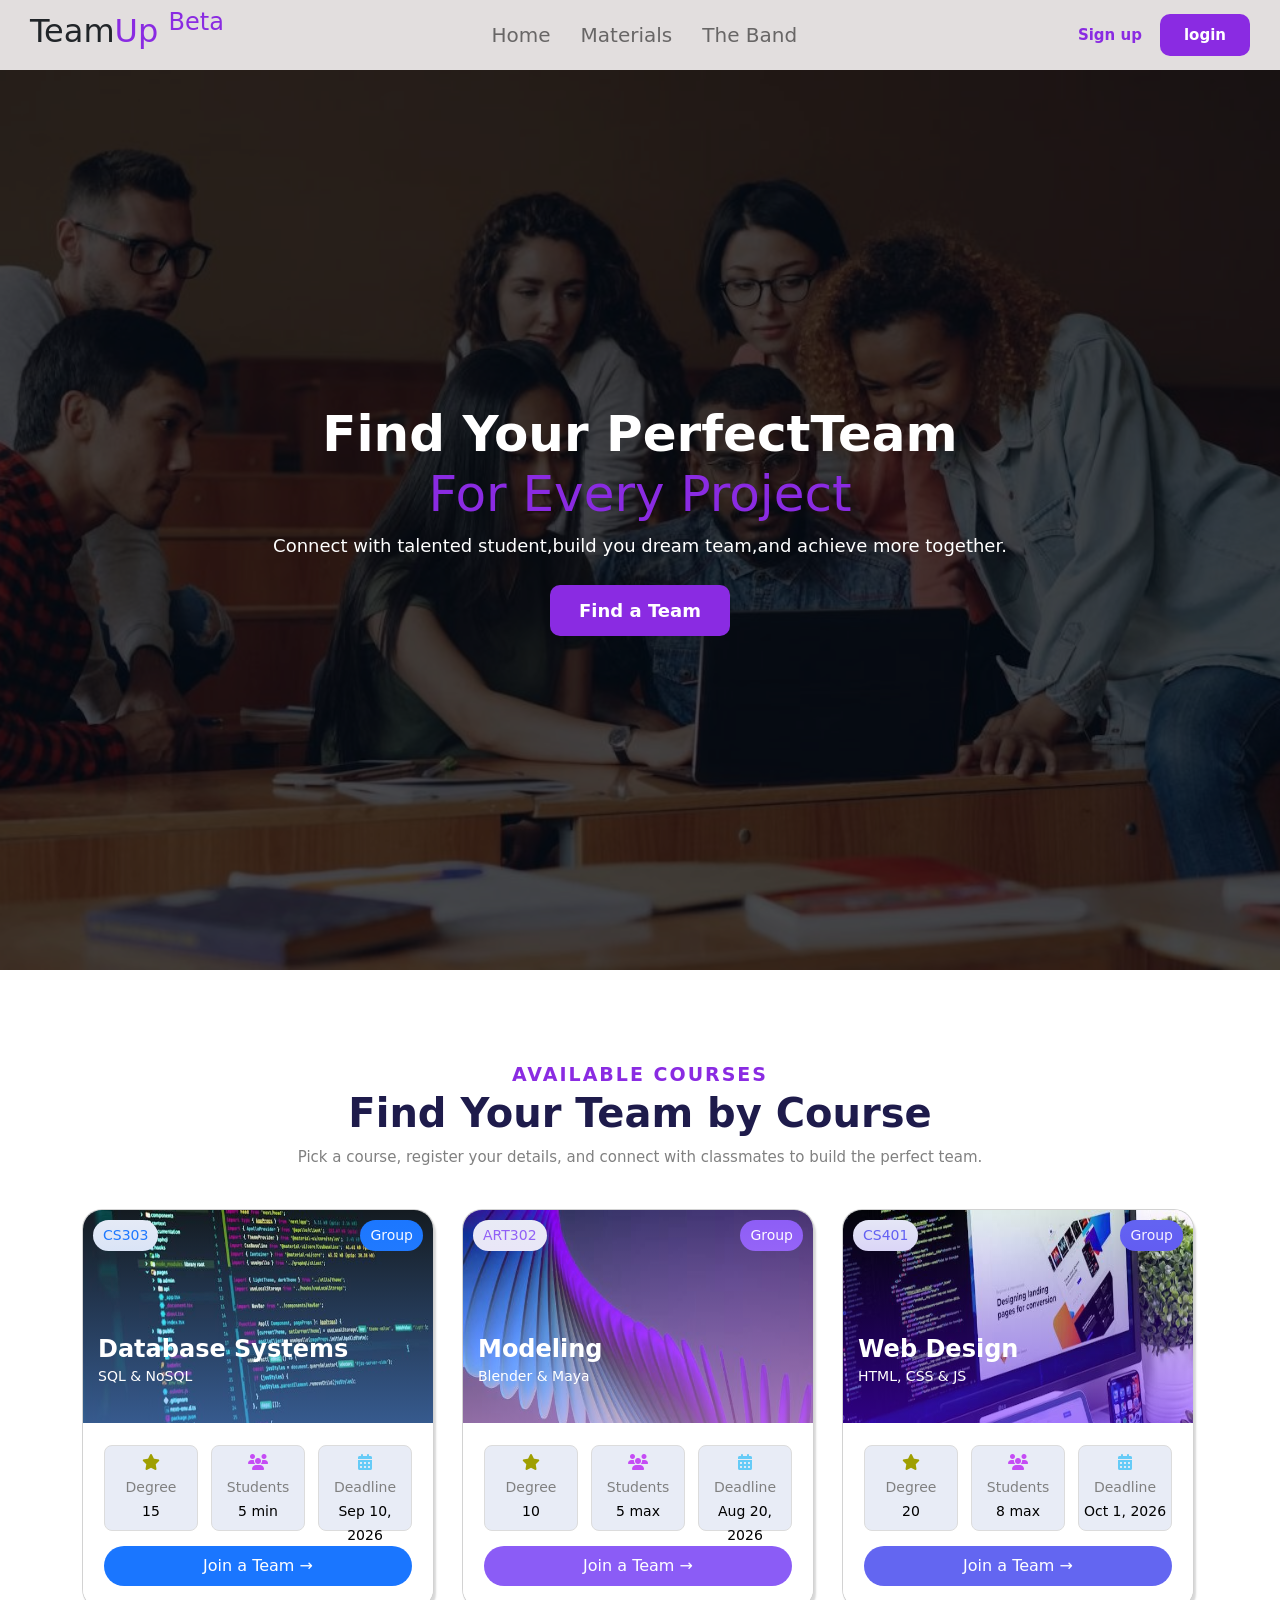
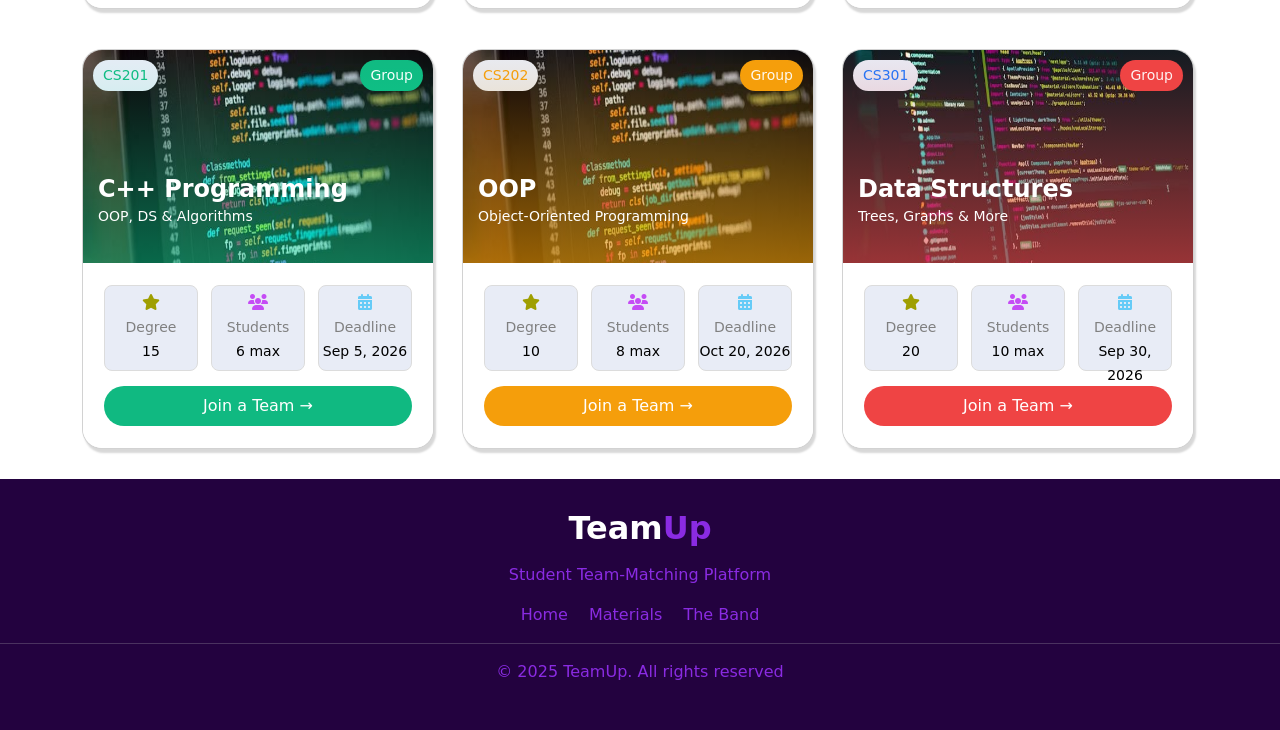
<file: index.html>
<!DOCTYPE html>
<html lang="en">
<head>
    <meta charset="UTF-8">
    <meta name="viewport" content="width=device-width, initial-scale=1.0">
    <title>Document</title>
    <link href="https://cdn.jsdelivr.net/npm/bootstrap@5.3.8/dist/css/bootstrap.min.css" rel="stylesheet" integrity="sha384-sRIl4kxILFvY47J16cr9ZwB07vP4J8+LH7qKQnuqkuIAvNWLzeN8tE5YBujZqJLB" crossorigin="anonymous">
        <link rel="stylesheet" href="https://cdnjs.cloudflare.com/ajax/libs/font-awesome/6.7.2/css/all.min.css">
    <link rel="stylesheet" href="https://cdn.jsdelivr.net/npm/bootstrap-icons@1.13.1/font/bootstrap-icons.min.css">
    <link rel="stylesheet" href="CSS/cards.css">
    <link rel="stylesheet" href="CSS/style.css">
</head>
<body>

<header class="d-md-flex d-none" >
    <h2>Team<span class="primery-color">Up</span> <sup>Beta</sup></h2>

    <nav>
        <a href="#">Home</a>
        <a href="#">Materials</a>
        <a href="#">The Band</a>
    </nav>
<div>
   <a href="login-page.html" class="text-decoration-none"> <button class="sign">Sign up</button></a>
  <a href="shahd.html" class="text-decoration-none">  <button>login</button></a>
    </div>
</header> 
<!--  -->
<div class="header d-md-none d-flex justify-content-between">
    
    <h2>Team<span class="primery-color">Up</span><sup>Beta</sup></h2>
    <button class="btn  " type="button" data-bs-toggle="offcanvas" data-bs-target="#offcanvasScrolling" aria-controls="offcanvasScrolling"><i class="bi bi-list fs-2"></i></button>

<div class="offcanvas offcanvas-end" data-bs-scroll="true" data-bs-backdrop="false" tabindex="-1" id="offcanvasScrolling" aria-labelledby="offcanvasScrollingLabel">
  <div class="offcanvas-header">
    <button type="button" class="btn-close" data-bs-dismiss="offcanvas" aria-label="Close"></button>
  </div>
  <div class="offcanvas-body">
     <nav class="d-flex flex-column">
        <a href="index.html">Home</a>
        <a href="#">Materials</a>
        <a href="#">The Band</a>
        <a href="login-page.html" class="log">Sign in</a>
        <a href="shahd.html" class="log">Login</a>
    </nav>

  </div>
</div>
</div>
<!--  -->
<section class="home">
    <div class="overlay"></div>
    <div class="content">
        <h1>
<div class="line1 text-white" >Find Your PerfectTeam</div>
<div class="line2">For Every Project</div>

        </h1>
        <p>
            Connect with talented student,build you dream team,and achieve more together.
        </p>
       <a href="#card" class="text-decoration-none"> <button class="find">Find a Team</button></a>
    </div>
</section>
<!--  -->
 <div class="container">
        <div class="top">
            <span class=" fw-bold">Available Courses</span>
            <h1 class="fw-bold">Find Your Team by Course</h1>
            <small>Pick a course, register your details, and connect with classmates to build the perfect team.</small>
        </div>
         <div class="row " id="card">
            <div class="col">
                <div class="card dbCard" >
                    <div class="img-box">
                        <img src="../images/photo_2026-07-22_12-17-12.jpg" alt="...">
                        <div>
                            <p>Database Systems</p>
                            <small>SQL & NoSQL</small>
                        </div>
                        <span class="dept">CS303</span>
                        <span class="team"> Group</span>
                    </div>
                    <div class="card-body">
                        <div class="d-flex dataBase">
                            <div>
                                <!-- <span>⭐</span> -->
                                <i class="fa-solid fa-star star"></i><br>
                                <small>Degree</small><br>
                                <small class="bold">15</small><br>
                            </div>
                            <div>
                                <i class="fa-solid fa-users user"></i><br>
                                <small>Students</small><br>
                                <small class="bold">5 min</small><br>
                            </div>
                            <div>
                                <i class="fa-solid fa-calendar-days calender"></i><br>
                                <small>Deadline</small><br>
                                <small class="bold">Sep 10, 2026</small><br>
                            </div>
                        </div>
                        <button type="button" class="btn btn-primary"
        data-bs-toggle="modal"
        data-bs-target="#exampleModal">Join a Team →</button>
        <!--  -->
        <div class="modal fade" id="exampleModal" tabindex="-1" aria-hidden="true">
  <div class="modal-dialog modal-dialog-centered ">
    <div class="modal-content">
         <div class="ttop w-100 px-3">
        <p class="id-courss">CS303 </p>
        <h3 class="modal-title fw-bold">Database Systems</h3>
        <p>Enter your details to join a team for this course</p>
      </div>
      <div class="modal-body w-100">
      <div class="form w-100">
        <form action="" class="w-100">
            <div class="name">
            <label for="name">👤Full Name</label>
            <br>
            <input id="name" type="text" placeholder="enter your full name" class="w-100" required>
            </div>
            <div class="phone">
            <label for=" phone">📱Phone Number</label>
            <br>
            <input id="phone" type="text" placeholder="01xxxxxxxxx" class="w-100" required>
            </div>
            <div class="id">
            <label for=" s-id">🎓Student ID</label>
            <br>
            <input id="s-id" type="text" placeholder="e.g 2024123"class="w-100" required>
            </div>
            <div class="n-id">
            <label for=" n-id">🪪National ID</label>
            <br>
            <input id="n-id" type="text" placeholder="Enter your national id" class="w-100" required>
            </div>
            <div class="selec w-100">
              <label for="sel">📊How far are you in this course?</label>
              <select name="" id="sel" class="w-100">
                <option value="">Select your current level</option>
                <option value="">Just started (Week 1-3)</option>
                <option value=""> Halfway through (Week 4-8)</option>
                <option value=""> Almost done (Week 9-12)</option>
                <option value="">Final stage submission soon</option>
              </select>
            </div>
            <input type="submit" value="Join a Team" class="submit btn-primary w-100 bbb mt-2">
        </form>
      </div>
      </div>
    </div>
  </div>
</div>
                    </div>
                </div>
            </div>

            <div class="col">
                <div class="card ModelCard" >
                    <div class="img-box modeling-img-box modeling">
                        <img src="../images/photo_2026-07-22_12-16-55.jpg" alt="...">
                        <div>
                            <p>Modeling</p>
                            <small>Blender & Maya</small>
                        </div>
                        <span class="dept">ART302</span>
                        <span class="team"> Group</span>
                    </div>
                    <div class="card-body modeling">
                        <div class="d-flex modeling">
                            <div>
                                <i class="fa-solid fa-star star"></i><br>
                                <small>Degree</small><br>
                                <small class="bold">10</small><br>
                            </div>
                            <div>
                                <i class="fa-solid fa-users user"></i><br>
                                <small>Students</small><br>
                                <small class="bold">5 max</small><br>
                            </div>
                            <div>
                                <i class="fa-solid fa-calendar-days calender"></i><br>
                                <small>Deadline</small><br>
                                <small class="bold">Aug 20, 2026</small><br>
                            </div>
                        </div>
                        <button type="button" class="btn btn-primary"
        data-bs-toggle="modal"
        data-bs-target="#exampleModal2">Join a Team →</button>
        <!--  -->
           <div class="modal fade" id="exampleModal2" tabindex="-1" aria-hidden="true">
  <div class="modal-dialog modal-dialog-centered ">
    <div class="modal-content">
         <div class="ttop w-100 px-3">
        <p class="id-courss">ART302 </p>
        <h3 class="modal-title fw-bold">Modeling</h3>
        <p>Enter your details to join a team for this course</p>
      </div>
      <div class="modal-body w-100">
      <div class="form w-100">
        <form action="" class="w-100">
            <div class="name">
            <label for="name">👤Full Name</label>
            <br>
            <input id="name" type="text" placeholder="enter your full name" class="w-100" required>
            </div>
            <div class="phone">
            <label for=" phone">📱Phone Number</label>
            <br>
            <input id="phone" type="text" placeholder="01xxxxxxxxx" class="w-100" required>
            </div>
            <div class="id">
            <label for=" s-id">🎓Student ID</label>
            <br>
            <input id="s-id" type="text" placeholder="e.g 2024123"class="w-100" required>
            </div>
            <div class="n-id">
            <label for=" n-id">🪪National ID</label>
            <br>
            <input id="n-id" type="text" placeholder="Enter your national id" class="w-100" required>
            </div>
            <div class="selec w-100">
              <label for="sel">📊How far are you in this course?</label>
              <select name="" id="sel" class="w-100">
                <option value="">Select your current level</option>
                <option value="">Just started (Week 1-3)</option>
                <option value=""> Halfway through (Week 4-8)</option>
                <option value=""> Almost done (Week 9-12)</option>
                <option value="">Final stage submission soon</option>
              </select>
            </div>
                <input type="submit" value="Join a Team" class="submit btn-primary w-100 bbb mt-2">
        </form>
      </div>
      </div>
    </div>
  </div>
</div>
        <!--  -->
                    </div>
                </div>
            </div>
            <div class="col
            ">
                <div class="card webCard" >
                    <div class="img-box web-img-box web">
                        <img src="../images/photo_2026-07-22_12-17-16.jpg" alt="...">
                        <div>
                            <p>Web Design</p>
                            <small>HTML, CSS & JS</small>
                        </div>
                        <span class="dept">CS401</span>
                        <span class="team"> Group</span>
                    </div>
                    <div class="card-body web">
                        <div class="d-flex web">
                            <div>
                                <i class="fa-solid fa-star star"></i><br>
                                <small>Degree</small><br>
                                <small class="bold">20</small><br>
                            </div>
                            <div>
                                <i class="fa-solid fa-users user"></i><br>
                                <small>Students</small><br>
                                <small class="bold">8 max</small><br>
                            </div>
                            <div>
                                <i class="fa-solid fa-calendar-days calender"></i><br>
                                <small>Deadline</small><br>
                                <small class="bold">Oct 1, 2026</small><br>
                            </div>
                        </div>
                        <button type="button" class="btn btn-primary"
        data-bs-toggle="modal"
        data-bs-target="#exampleModal3">Join a Team →</button>
           <div class="modal fade" id="exampleModal3" tabindex="-1" aria-hidden="true">
  <div class="modal-dialog modal-dialog-centered ">
    <div class="modal-content">
         <div class="ttop w-100 px-3">
        <p class="id-courss">CS401 </p>
        <h3 class="modal-title fw-bold">Web Design</h3>
        <p>Enter your details to join a team for this course</p>
      </div>
      <div class="modal-body w-100">
      <div class="form w-100">
        <form action="" class="w-100">
            <div class="name">
            <label for="name">👤Full Name</label>
            <br>
            <input id="name" type="text" placeholder="enter your full name" class="w-100" required>
            </div>
            <div class="phone">
            <label for=" phone">📱Phone Number</label>
            <br>
            <input id="phone" type="text" placeholder="01xxxxxxxxx" class="w-100" required>
            </div>
            <div class="id">
            <label for=" s-id">🎓Student ID</label>
            <br>
            <input id="s-id" type="text" placeholder="e.g 2024123"class="w-100" required>
            </div>
            <div class="n-id">
            <label for=" n-id">🪪National ID</label>
            <br>
            <input id="n-id" type="text" placeholder="Enter your national id" class="w-100" required>
            </div>
            <div class="selec w-100">
              <label for="sel">📊How far are you in this course?</label>
              <select name="" id="sel" class="w-100">
                <option value="">Select your current level</option>
                <option value="">Just started (Week 1-3)</option>
                <option value=""> Halfway through (Week 4-8)</option>
                <option value=""> Almost done (Week 9-12)</option>
                <option value="">Final stage submission soon</option>
              </select>
            </div>
             <input type="submit" value="Join a Team" class="submit btn-primary w-100 bbb mt-2">
        </form>
      </div>
      </div>
    </div>
  </div>
</div>
        
                    </div>

                </div>
            </div>
            <!-- --------------------------- -->

            <div class="col
            ">
                <div class="card cCard" >
                    <div class="img-box C-img-box c">
                        <img src="../images/photo_2026-07-22_12-16-47.jpg" alt="...">
                        <div>
                            <p>C++ Programming</p>
                            <small>OOP, DS & Algorithms</small>
                        </div>
                        <span class="dept">CS201</span>
                        <span class="team"> Group</span>
                    </div>
                    <div class="card-body c">
                        <div class="d-flex C++ c">
                            <div>
                                <i class="fa-solid fa-star star"></i><br>
                                <small>Degree</small><br>
                                <small class="bold">15</small><br>
                            </div>
                            <div>
                                <i class="fa-solid fa-users user"></i><br>
                                <small>Students</small><br>
                                <small class="bold">6 max</small><br>
                            </div>
                            <div>
                                <i class="fa-solid fa-calendar-days calender"></i><br>
                                <small>Deadline</small><br>
                                <small class="bold">Sep 5, 2026</small><br>
                            </div>
                        </div>
                        <button type="button" class="btn btn-primary"
        data-bs-toggle="modal"
        data-bs-target="#exampleModal5">Join a Team →</button>
                           <div class="modal fade" id="exampleModal5" tabindex="-1" aria-hidden="true">
  <div class="modal-dialog modal-dialog-centered ">
    <div class="modal-content">
         <div class="ttop w-100 px-3">
        <p class="id-courss">CS201</p>
        <h3 class="modal-title fw-bold">C++ Programming</h3>
        <p>Enter your details to join a team for this course</p>
      </div>
      <div class="modal-body w-100">
      <div class="form w-100">
        <form action="" class="w-100">
            <div class="name">
            <label for="name">👤Full Name</label>
            <br>
            <input id="name" type="text" placeholder="enter your full name" class="w-100" required>
            </div>
            <div class="phone">
            <label for=" phone">📱Phone Number</label>
            <br>
            <input id="phone" type="text" placeholder="01xxxxxxxxx" class="w-100" required>
            </div>
            <div class="id">
            <label for=" s-id">🎓Student ID</label>
            <br>
            <input id="s-id" type="text" placeholder="e.g 2024123"class="w-100" required>
            </div>
            <div class="n-id">
            <label for=" n-id">🪪National ID</label>
            <br>
            <input id="n-id" type="text" placeholder="Enter your national id" class="w-100" required>
            </div>
            <div class="selec w-100">
              <label for="sel">📊How far are you in this course?</label>
              <select name="" id="sel" class="w-100">
                <option value="">Select your current level</option>
                <option value="">Just started (Week 1-3)</option>
                <option value=""> Halfway through (Week 4-8)</option>
                <option value=""> Almost done (Week 9-12)</option>
                <option value="">Final stage submission soon</option>
              </select>
            </div>
         <input type="submit" value="Join a Team" class="submit btn-primary w-100 bbb mt-2">
        </form>
      </div>
      </div>
    </div>
  </div>
</div>
                    </div>

                </div>
            </div>

            <div class="col
            ">
                <div class="card oopCard" >
                    <div class="img-box oop-img-box OOP">
                        <img src="../images/photo_2026-07-22_12-17-07.jpg" alt="...">
                        <div>
                            <p>OOP</p>
                            <small>Object-Oriented Programming</small>
                        </div>
                        <span class="dept">CS202</span>
                        <span class="team"> Group</span>
                    </div>
                    <div class="card-body OOP">
                        <div class="d-flex OOP">
                            <div>
                                <i class="fa-solid fa-star star"></i><br>
                                <small>Degree</small><br>
                                <small class="bold">10</small><br>
                            </div>
                            <div>
                                <i class="fa-solid fa-users user"></i><br>
                                <small>Students</small><br>
                                <small class="bold">8 max</small><br>
                            </div>
                            <div>
                                <i class="fa-solid fa-calendar-days calender"></i><br>
                                <small>Deadline</small><br>
                                <small class="bold">Oct 20, 2026</small><br>
                            </div>
                        </div>
                        <button type="button" class="btn btn-primary"
        data-bs-toggle="modal"
        data-bs-target="#exampleModal6">Join a Team →</button>
                           <div class="modal fade" id="exampleModal6" tabindex="-1" aria-hidden="true">
  <div class="modal-dialog modal-dialog-centered ">
    <div class="modal-content">
         <div class="ttop w-100 px-3">
        <p class="id-courss">CS202</p>
        <h3 class="modal-title fw-bold">Object-Oriented Programming</h3>
        <p>Enter your details to join a team for this course</p>
      </div>
      <div class="modal-body w-100">
      <div class="form w-100">
        <form action="" class="w-100">
            <div class="name">
            <label for="name">👤Full Name</label>
            <br>
            <input id="name" type="text" placeholder="enter your full name" class="w-100" required>
            </div>
            <div class="phone">
            <label for=" phone">📱Phone Number</label>
            <br>
            <input id="phone" type="text" placeholder="01xxxxxxxxx" class="w-100" required>
            </div>
            <div class="id">
            <label for=" s-id">🎓Student ID</label>
            <br>
            <input id="s-id" type="text" placeholder="e.g 2024123"class="w-100" required>
            </div>
            <div class="n-id">
            <label for=" n-id">🪪National ID</label>
            <br>
            <input id="n-id" type="text" placeholder="Enter your national id" class="w-100" required>
            </div>
            <div class="selec w-100">
              <label for="sel">📊How far are you in this course?</label>
              <select name="" id="sel" class="w-100">
                <option value="">Select your current level</option>
                <option value="">Just started (Week 1-3)</option>
                <option value=""> Halfway through (Week 4-8)</option>
                <option value=""> Almost done (Week 9-12)</option>
                <option value="">Final stage submission soon</option>
              </select>
            </div>
                    <input type="submit" value="Join a Team" class="submit btn-primary w-100 bbb mt-2">
        </form>
      </div>
      </div>
    </div>
  </div>
</div>
                    </div>

                </div>
            </div>

            <div class="col
            ">
                <div class="card dsCard" >
                    <div class="img-box  ds-img-box ds">
                        <img src="../images/photo_2026-07-22_12-17-12.jpg" alt="...">
                        <div>
                            <p>Data Structures</p>
                            <small>Trees, Graphs & More</small>
                        </div>
                        <span class="dept">CS301</span>
                        <span class="team"> Group</span>
                    </div>
                    <div class="card-body ds">
                        <div class="d-flex DS">
                            <div>
                                <i class="fa-solid fa-star star"></i><br>
                                <small>Degree</small><br>
                                <small class="bold">20</small><br>
                            </div>
                            <div>
                                <i class="fa-solid fa-users user"></i><br>
                                <small>Students</small><br>
                                <small class="bold">10 max</small><br>
                            </div>
                            <div>
                                <i class="fa-solid fa-calendar-days calender"></i><br>
                                <small>Deadline</small><br>
                                <small class="bold">Sep 30, 2026</small><br>
                            </div>
                        </div>
                        <button type="button" class="btn btn-primary"
        data-bs-toggle="modal"
        data-bs-target="#exampleModal7">Join a Team →</button>
                           <div class="modal fade" id="exampleModal7" tabindex="-1" aria-hidden="true">
  <div class="modal-dialog modal-dialog-centered ">
    <div class="modal-content">
         <div class="ttop w-100 px-3">
        <p class="id-courss">CS301 </p>
        <h3 class="modal-title fw-bold">Data Structures</h3>
        <p>Enter your details to join a team for this course</p>
      </div>
      <div class="modal-body w-100">
      <div class="form w-100">
        <form action="" class="w-100">
            <div class="name">
            <label for="name">👤Full Name</label>
            <br>
            <input id="name" type="text" placeholder="enter your full name" class="w-100" required>
            </div>
            <div class="phone">
            <label for=" phone">📱Phone Number</label>
            <br>
            <input id="phone" type="text" placeholder="01xxxxxxxxx" class="w-100" required>
            </div>
            <div class="id">
            <label for=" s-id">🎓Student ID</label>
            <br>
            <input id="s-id" type="text" placeholder="e.g 2024123"class="w-100" required>
            </div>
            <div class="n-id">
            <label for=" n-id">🪪National ID</label>
            <br>
            <input id="n-id" type="text" placeholder="Enter your national id" class="w-100" required>
            </div>
            <div class="selec w-100">
              <label for="sel">📊How far are you in this course?</label>
              <select name="" id="sel" class="w-100">
                <option value="">Select your current level</option>
                <option value="">Just started (Week 1-3)</option>
                <option value=""> Halfway through (Week 4-8)</option>
                <option value=""> Almost done (Week 9-12)</option>
                <option value="">Final stage submission soon</option>
              </select>
            </div>
                     <!-- <button type="button" class="submit btn-primary w-100  bbb"
        data-bs-toggle="modal"
        data-bs-target="#exampleModal13">Join a Team →</button> -->
         <input type="submit" value="Join a Team" class="submit btn-primary w-100 bbb mt-2">
        </form>
      </div>
      </div>
    </div>
  </div>
</div>
                    </div>

                </div>
            </div>

          </div>
            </div>
            <!--  -->
            <div class="footer text-center ">
                <h2 class="fw-bold mb-3">Team<span>Up</span></h2>
                <p>Student Team-Matching Platform</p>
                <div class=" text-center  " >
                   <a href="#" class="text-decoration-none me-3">Home</a>
        <a href="#" class="text-decoration-none me-3">Materials</a>
        <a href="#" class="text-decoration-none ">The Band</a>
                </div>
                <hr>
                <p>© 2025 TeamUp. All rights reserved</p>
            </div>
            <!--  -->
                                   <div class="modal fade" id="exampleModal17" tabindex="-1" aria-hidden="true">
  <div class="modal-dialog modal-dialog-centered ">
    <div class="modal-content">
         <div class="ttop w-100 px-3">
        <p class="id-courss">CS303</p>
        <h3 class="modal-title fw-bold">Database Systems</h3>
        <p>Enter your details to join a team for this course</p>
        </div>
        <div class="conn text-center mt-1">
            <p>🎉</p>
            <h3 class="fw-bold">Request Sent!</h3>
            <p>Here's the team you'll be joining, 213</p>
        </div>
        <div class="cottt d-flex justify-content-between mx-3">
           <div>
            <p class="pre ">Team Name</p>
            <h4 class="fw-bold">Pixel Pioneers</h4>
           </div>
           <p class="man text-center mt-3 pt-2">👥</p>
        </div>
        <p class="ms-3 mt-1"> Team Members</p>
         <div class="cottt d-flex  mx-3 gx-5">
             <p class="man text-center mt-3 pt-2 me-2">👥</p>
       
             <div>
            <h6 class="fw-bold">Norhan Ali </h6>
            <p>📱+20 01028630146</p>
           
           </div>
           
           </div>
        
           <div class="cottt d-flex  mx-3 gx-5 mt-2">
               <p class="man text-center mt-3 pt-2 me-2">👥</p>
             <div>
              <h6 class="fw-bold">Nor Mohamed </h6>
              <p>📱+20 01028630146</p>
             
             </div>
             
          </div>
           <div class="cottt d-flex  mx-3 gx-5 mt-2">
               <p class="man text-center mt-3 pt-2 me-2">👥</p>
             <div>
              <h6 class="fw-bold">Mohamed Ali </h6>
              <p>📱+20 01028630146</p>
             
             </div>
             
          </div>
           <button  type="button" class=" close" data-bs-dismiss="modal"> Close</button>
        </div>
      </div>
    </div>

            <!--  -->
                                   <div class="modal fade" id="exampleModal16" tabindex="-1" aria-hidden="true">
  <div class="modal-dialog modal-dialog-centered ">
    <div class="modal-content">
         <div class="ttop w-100 px-3">
        <p class="id-courss">ART302</p>
        <h3 class="modal-title fw-bold">Modeling</h3>
        <p>Enter your details to join a team for this course</p>
        </div>
        <div class="conn text-center mt-1">
            <p>🎉</p>
            <h3 class="fw-bold">Request Sent!</h3>
            <p>Here's the team you'll be joining, 213</p>
        </div>
        <div class="cottt d-flex justify-content-between mx-3">
           <div>
            <p class="pre ">Team Name</p>
            <h4 class="fw-bold">Pixel Pioneers</h4>
           </div>
           <p class="man text-center mt-3 pt-2">👥</p>
        </div>
        <p class="ms-3 mt-1"> Team Members</p>
         <div class="cottt d-flex  mx-3 gx-5">
             <p class="man text-center mt-3 pt-2 me-2">👥</p>
       
             <div>
            <h6 class="fw-bold">Norhan Ali </h6>
            <p>📱+20 01028630146</p>
           
           </div>
           
           </div>
           
           <div class="cottt d-flex  mx-3 gx-5 mt-2">
               <p class="man text-center mt-3 pt-2 me-2">👥</p>
             <div>
              <h6 class="fw-bold">Nor Ali </h6>
              <p>📱+20 01028630146</p>
             
             </div>
             
          </div>
            <button  type="button" class=" close" data-bs-dismiss="modal"> Close</button>
        </div>
      </div>
    </div>
 
            <!--  -->
                                   <div class="modal fade" id="exampleModal15" tabindex="-1" aria-hidden="true">
  <div class="modal-dialog modal-dialog-centered ">
    <div class="modal-content">
         <div class="ttop w-100 px-3">
        <p class="id-courss">CS401</p>
        <h3 class="modal-title fw-bold">Web Design</h3>
        <p>Enter your details to join a team for this course</p>
        </div>
        <div class="conn text-center mt-1">
            <p>🎉</p>
            <h3 class="fw-bold">Request Sent!</h3>
            <p>Here's the team you'll be joining, 213</p>
        </div>
        <div class="cottt d-flex justify-content-between mx-3">
           <div>
            <p class="pre ">Team Name</p>
            <h4 class="fw-bold">Pixel Pioneers</h4>
           </div>
           <p class="man text-center mt-3 pt-2">👥</p>
        </div>
        <p class="ms-3 mt-1"> Team Members</p>
         <div class="cottt d-flex  mx-3 gx-5">
             <p class="man text-center mt-3 pt-2 me-2">👥</p>
       
             <div>
            <h6 class="fw-bold">Norhan Ali </h6>
            <p>📱+20 01028630146</p>
           
           </div>
           
           </div>
           
           <div class="cottt d-flex  mx-3 gx-5 mt-2">
               <p class="man text-center mt-3 pt-2 me-2">👥</p>
             <div>
              <h6 class="fw-bold">Nor Ali </h6>
              <p>📱+20 01028630146</p>
             
             </div>
             
          </div>
            <button  type="button" class=" close" data-bs-dismiss="modal"> Close</button>
        </div>
      </div>
    </div>
  
            <!--  -->
                                   <div class="modal fade" id="exampleModal14" tabindex="-1" aria-hidden="true">
  <div class="modal-dialog modal-dialog-centered ">
    <div class="modal-content">
         <div class="ttop w-100 px-3">
        <p class="id-courss">CS202</p>
        <h3 class="modal-title fw-bold">C++ Programming</h3>
        <p>Enter your details to join a team for this course</p>
        </div>
        <div class="conn text-center mt-1">
            <p>🎉</p>
            <h3 class="fw-bold">Request Sent!</h3>
            <p>Here's the team you'll be joining, 213</p>
        </div>
        <div class="cottt d-flex justify-content-between mx-3">
           <div>
            <p class="pre ">Team Name</p>
            <h4 class="fw-bold">Pixel Pioneers</h4>
           </div>
           <p class="man text-center mt-3 pt-2">👥</p>
        </div>
        <p class="ms-3 mt-1"> Team Members</p>
         <div class="cottt d-flex  mx-3 gx-5">
             <p class="man text-center mt-3 pt-2 me-2">👥</p>
       
             <div>
            <h6 class="fw-bold">Norhan Ali </h6>
            <p>📱+20 01028630146</p>
           
           </div>
           
           </div>
           
           <div class="cottt d-flex  mx-3 gx-5 mt-2">
               <p class="man text-center mt-3 pt-2 me-2">👥</p>
             <div>
              <h6 class="fw-bold">Nor Ali </h6>
              <p>📱+20 01028630146</p>
             
             </div>
             
          </div>
            <button  type="button" class=" close" data-bs-dismiss="modal"> Close</button>
        </div>
      </div>
    </div>
  
            <!--  -->
                            <div class="modal fade" id="exampleModal12" tabindex="-1" aria-hidden="true">
  <div class="modal-dialog modal-dialog-centered ">
    <div class="modal-content">
         <div class="ttop w-100 px-3">
        <p class="id-courss">CS202</p>
        <h3 class="modal-title fw-bold">Object-Oriented Programming</h3>
        <p>Enter your details to join a team for this course</p>
        </div>
        <div class="conn text-center mt-1">
            <p>🎉</p>
            <h3 class="fw-bold">Request Sent!</h3>
            <p>Here's the team you'll be joining, 213</p>
        </div>
        <div class="cottt d-flex justify-content-between mx-3">
           <div>
            <p class="pre ">Team Name</p>
            <h4 class="fw-bold">Pixel Pioneers</h4>
           </div>
           <p class="man text-center mt-3 pt-2">👥</p>
        </div>
        <p class="ms-3 mt-1"> Team Members</p>
         <div class="cottt d-flex  mx-3 gx-5">
             <p class="man text-center mt-3 pt-2 me-2">👥</p>
       
             <div>
            <h6 class="fw-bold">Norhan Ali </h6>
            <p>📱+20 01028630146</p>
           
           </div>
           
           </div>
           
           <div class="cottt d-flex  mx-3 gx-5 mt-2">
               <p class="man text-center mt-3 pt-2 me-2">👥</p>
             <div>
              <h6 class="fw-bold">Nor Ali </h6>
              <p>📱+20 01028630146</p>
             
             </div>
             
          </div>
             <button  type="button" class=" close" data-bs-dismiss="modal"> Close</button>
        </div>
      </div>
    </div>
  
                                 
     <!--  -->
                             <div class="modal fade" id="exampleModal13" tabindex="-1" aria-hidden="true">
  <div class="modal-dialog modal-dialog-centered ">
    <div class="modal-content">
         <div class="ttop w-100 px-3">
        <p class="id-courss">CS301</p>
        <h3 class="modal-title fw-bold">Data Structures</h3>
        <p>Enter your details to join a team for this course</p>
        </div>
        <div class="conn text-center mt-1">
            <p>🎉</p>
            <h3 class="fw-bold">Request Sent!</h3>
            <p>Here's the team you'll be joining, 213</p>
        </div>
        <div class="cottt d-flex justify-content-between mx-3">
           <div>
            <p class="pre ">Team Name</p>
            <h4 class="fw-bold">Pixel Pioneers</h4>
           </div>
           <p class="man text-center mt-3 pt-2">👥</p>
        </div>
        <p class="ms-3 mt-1"> Team Members</p>
         <div class="cottt d-flex  mx-3 gx-5">
             <p class="man text-center mt-3 pt-2 me-2">👥</p>
       
             <div>
            <h6 class="fw-bold">Mohamed Ali </h6>
            <p>📱+20 01028630146</p>
           
           </div>
           
           </div>
           
           <div class="cottt d-flex  mx-3 gx-5 mt-2">
               <p class="man text-center mt-3 pt-2 me-2">👥</p>
             <div>
              <h6 class="fw-bold">Nor Ali </h6>
              <p>📱+20 01028630146</p>
             
             </div>
             
          </div>
          <button  type="button" class=" close" data-bs-dismiss="modal"> Close</button>
        </div>
      </div>
    </div>
 
                               
<script src="https://cdn.jsdelivr.net/npm/bootstrap@5.3.8/dist/js/bootstrap.bundle.min.js" integrity="sha384-FKyoEForCGlyvwx9Hj09JcYn3nv7wiPVlz7YYwJrWVcXK/BmnVDxM+D2scQbITxI" crossorigin="anonymous"></script>
<script>const modals = [
    { current: "exampleModal",  next: "exampleModal17" }, // Database
    { current: "exampleModal2", next: "exampleModal16" }, // Modeling
    { current: "exampleModal3", next: "exampleModal15" }, // Web Design
    { current: "exampleModal5", next: "exampleModal14" }, // C++
    { current: "exampleModal6", next: "exampleModal12" }, // OOP
    { current: "exampleModal7", next: "exampleModal13" }  // Data Structures
];

modals.forEach(modal => {

    const form = document.querySelector(`#${modal.current} form`);

    form.addEventListener("submit", function (e) {

        e.preventDefault();

        if (form.checkValidity()) {

            bootstrap.Modal.getInstance(document.getElementById(modal.current)).hide();

            new bootstrap.Modal(document.getElementById(modal.next)).show();

        } else {

            form.reportValidity();

        }

    });

});</script>
</body>
</html>
</file>
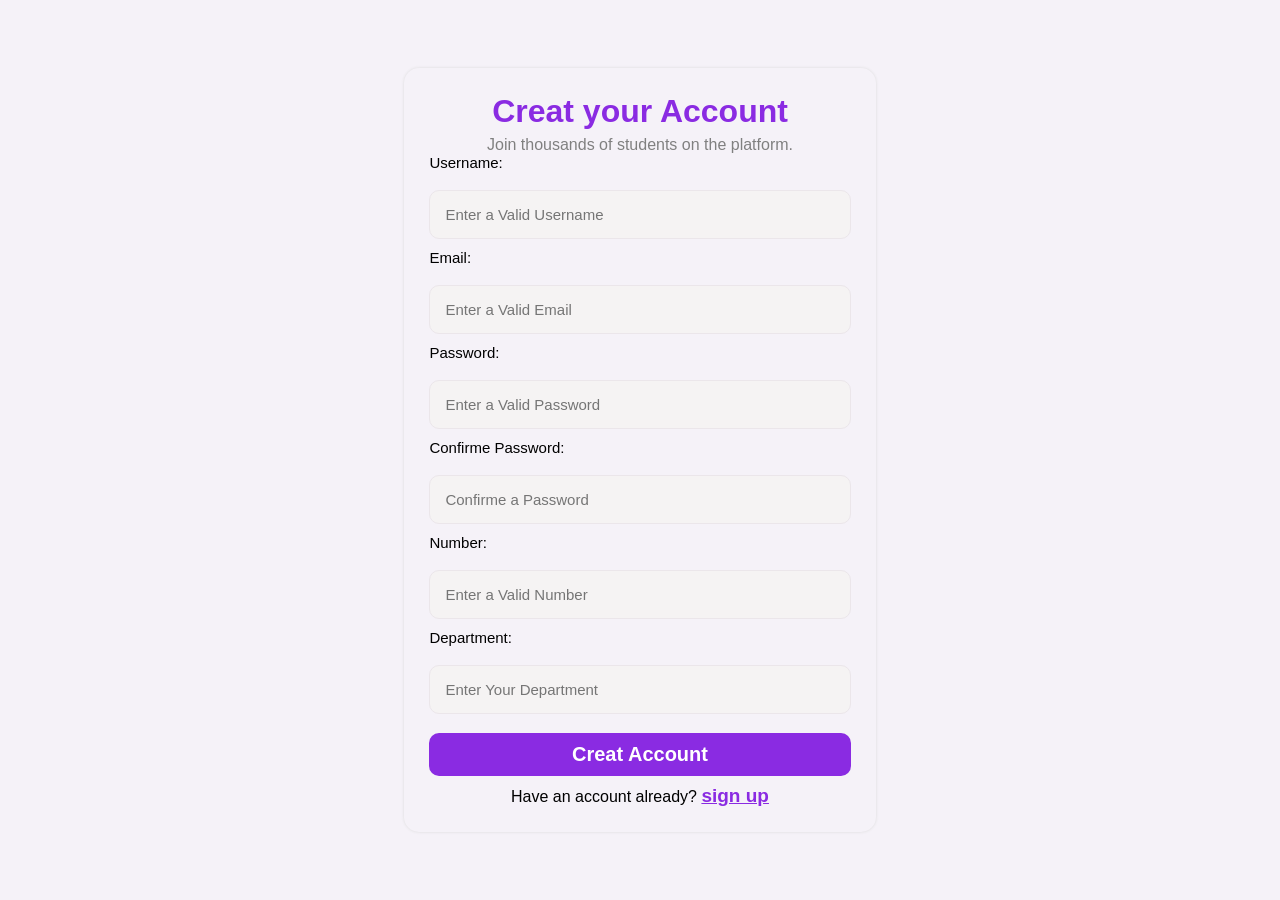
<file: login-page.html>
<!DOCTYPE html>
<html lang="en">
<head>
    <meta charset="UTF-8">
    <meta name="viewport" content="width=device-width, initial-scale=1.0">
    <!-- <link href="https://cdn.jsdelivr.net/npm/bootstrap@5.3.8/dist/css/bootstrap.min.css" rel="stylesheet" integrity="sha384-sRIl4kxILFvY47J16cr9ZwB07vP4J8+LH7qKQnuqkuIAvNWLzeN8tE5YBujZqJLB" crossorigin="anonymous"> -->
    <link rel="stylesheet" href="CSS/login-page.css">
    <title>login-page</title>
</head>
<body>

    <div class="my-container">

        <h1>Creat your Account</h1>
        <p class="intro">
            Join thousands of students on the platform.
        </p>

        <form action="#" class="form" id="register">

            <div class="inp">
                <label for="name">Username: </label><br><br>
                <input  
                type="text" 
                name="name" 
                id="name" 
                placeholder="Enter a Valid Username" 
                required>
            </div>

            <div class="inp">
                <label for="email">Email: </label><br><br>
                <input  
                type="email" 
                name="email" 
                id="email" 
                placeholder="Enter a Valid Email" 
                required
                title="Please enter a valid Gmail address.">
            </div>

            <div class="inp">
                <label for="password">Password: </label><br><br>
                <input  
                type="password" 
                name="password" 
                id="password" 
                placeholder="Enter a Valid Password" 
                required
                minlength="8">
            </div>

            <div class="inp">
                <label for="ConfirmePass">Confirme Password: </label><br><br>
                <input  
                type="password" 
                name="ConfirmePass" 
                id="ConfirmePass" 
                placeholder="Confirme a Password"
                required
                minlength="8">
            </div>

            <div class="inp">
                <label for="number">Number: </label><br><br>
                <input  
                type="tel" 
                name="number" 
                id="number" 
                placeholder="Enter a Valid Number" 
                required
                pattern="[0-9]+"
                maxlength="11"
                inputmode="numeric"
                title="Phone number must be exactly 11 digits.">
            </div>

            <div class="inp">
                <label for="Department">Department: </label><br><br>
                <input  type="text" name="Department" id="Department" placeholder="Enter Your Department" required>
            </div>
            
            <div class="inp">
                <button type="submit" class="btn" id="button">Creat Account</button>
            </div>
        </form>
        <p>Have an account already? <a id="sign-up" href="shahd.html">sign up</a></p>
    </div>
    <!-- <script src="https://cdn.jsdelivr.net/npm/bootstrap@5.3.8/dist/js/bootstrap.bundle.min.js" integrity="sha384-FKyoEForCGlyvwx9Hj09JcYn3nv7wiPVlz7YYwJrWVcXK/BmnVDxM+D2scQbITxI" crossorigin="anonymous"></script> -->
    <script src="JS/login-page.js"></script>
</body>
</html>
</file>
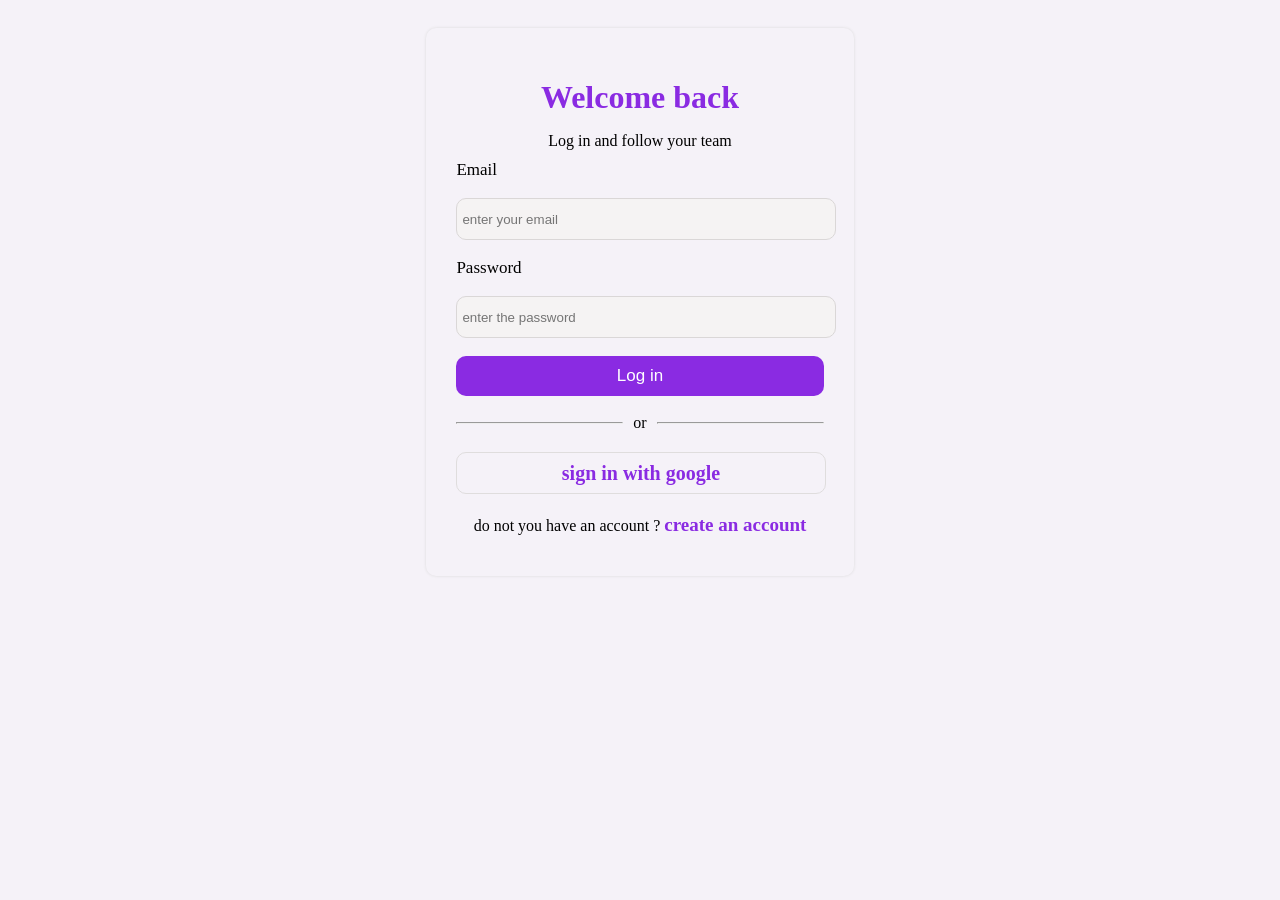
<file: shahd.html>
<!DOCTYPE html>
<html lang="en">
<head>
    <meta charset="UTF-8">
    <meta name="viewport" content="width=device-width, initial-scale=1.0">
    <title>Document</title>
</head>
<link rel="stylesheet" href="CSS/shahd.css">
<body>
    <div class="parent">
    <h1>Welcome back</h1>

    <p>Log in and follow your team</p>
<div class="email">
    <label for="email">Email</label>
<br>
<br>
    <input id="email" type="email" placeholder="enter your email" required>

</div>
<br>
<div class="password">
    <label for="password">Password</label>
    <br>
    <br>
    <input id="password" type="password" placeholder="enter the password" required>

</div>
<br>
<!-- <div class="link">
    <div class="remember">
        <input id="member" type="checkbox">
        <label for="member">Remember me</label>
    </div>
    <div class="forget">
<a href="#">forget your password ?</a></div>

</div> -->

<!--  -->
 <input type="submit" value="Log in" class="sub">
<br><br>
<div class="or">
    <hr>or<hr>
</div>
<div class="google">
<a href="#">sign in with google</a>
</div>
<p class="signup">
do not you have an account ?
<a href="login-page.html">create an account</a>
</p>
    </div>

<script src="JS/shahd.js"></script>
</body>
</html>
</file>
<file: CSS/cards.css>
.container{
    padding-top: 90px;
}
.top{
    /* margin: auto; */
    text-align: center;
}
.top span{
    color: blueviolet;
    font-size: 19px;
    font-weight: bold;
    letter-spacing: 2px;
    text-transform: uppercase;
}
.top h1{
    color: #1e1b4b;
    font-weight: 500;
}
.top small{
    color: gray;
    font-size: 15px;
    font-weight: 500;
}
.container .card {
    margin-top: 40px;
    border-radius: 20px;
    background-color: white;
    height: 380px;
    /* width: 26rem; */
    overflow: hidden;
    /* transition: .3s ease-in-out; */
    box-shadow: 2px 4px 2px #d8d8d8;
}
.dbCard:hover{
    box-shadow: 4px 10px 5px rgba(172, 205, 255, 0.5);
}
.ModelCard:hover{
    box-shadow: 4px 10px 5px #d6c5ff;
}
.cCard:hover{
    box-shadow: 4px 10px 5px rgba(183, 250, 227, 0.4);
}
.dsCard:hover{
    box-shadow: 4px 10px 5px rgba(252, 185, 185, 0.6);
}
.oopCard:hover{
    box-shadow: 4px 10px 5px rgba(250, 225, 179, 0.6);
}
 .webCard:hover{
     box-shadow: 4px 10px 5px rgba(187, 153, 245, 0.5);
 }
/* .container .card:hover{
    transform: translateY(-4px);
} */
.container .card img{
    position: relative;
    /* width: 418px; */
    width: 100%;
    height: 288px;  
    transition: ease-in-out .5s ;    
}
.container .card .img-box::after{
    content: '';
    inset: 0;
    position: absolute;
    background: linear-gradient(to top, rgba(88, 153, 250, 0.5), rgba(0,102,255,0));
    z-index: 1;
}
.container .card .modeling-img-box::after{
    content: '';
    inset: 0;
    position: absolute;
    background: linear-gradient(to top, #f3adff80, rgba(0,102,255,0));
    z-index: 1;
}
.container .card .C-img-box::after{
    content: '';
    inset: 0;
    position: absolute;
    background: linear-gradient(to top, rgba(6,255,173,0.4), rgba(6,255,173,0));
    z-index: 1;
}
.container .card .web-img-box::after{
    content: '';
    inset: 0;
    position: absolute;
    background: linear-gradient(to top, rgba(93, 0, 255, 0.5), rgba(0,102,255,0));
    z-index: 1;
}
.container .card .oop-img-box::after{
    content: '';
    inset: 0;
    position: absolute;
    background: linear-gradient(to top, rgba(245, 158, 1, 0.6), rgba(245, 158, 1, 0));
    z-index: 1;
}
.container .card .ds-img-box::after{
    content: '';
    inset: 0;
    position: absolute;
    background: linear-gradient(to top, rgba(239, 68, 68, 0.6), rgba(239, 68, 68, 0));
    z-index: 1;
}
.img-box div p{
    position: absolute;
     top: 121px;
    left: 15px;
    color: white;
    font-size: 24px;
    font-weight: 700;
    margin-bottom: 0;
    z-index:1000;
}
.img-box div small{
    color: white;
     position: absolute;
     top: 156px;
    left: 15px;
    z-index:1000;
}
.img-box{
    position: relative;
    overflow: hidden;    
}
/* .container .card img:hover{
    transform:scaleX(1.1) ;
} */
.dept{
    position: absolute;
    top: 10px;
    left: 10px;
    color: rgb(26, 118, 255);
    background-color: #e8ecf6;
    padding: 5px 10px;
    border-radius: 17px;
    font-size: 14px;
    font-weight: 500;
    z-index: 0;
}
.team{
    position: absolute;
    top: 10px;
    right: 10px;
    color: white; 
     padding: 5px 10px;
    background-color: rgb(26, 118, 255);
    font-weight: 500;
    font-size: 14px;
    border-radius: 17px;
}
.container .card .card-body .d-flex{
    justify-content: space-between;
}
.container .card .card-body{
    padding: 7px 21px;
    margin-top: 5px;
    background-color: white;
}
.card-body .d-flex  div{
    border: solid 1px gainsboro;
    border-radius: 8px;
    background-color: #e8ecf6;
    width: 116px;
    height: 86px;
    padding-top: 5px;
    text-align: center;
    margin-top: 10px;
}
.card-body .d-flex  div .star{
    color: rgb(159, 159, 0);
}
.card-body .d-flex  div .user{
    color: rgb(197, 76, 245);
}
.card-body .d-flex  div .calender{
    color: rgb(101, 203, 247);
}
.container .card .card-body small{
    color: gray;
}
.container .card .card-body .d-flex .bold{
    color: black;
    font-weight: 500;
}
.container .card button{
    margin: 15px 0;
    border: none;
    border-radius: 40px;
    width: 100%;
    height: 40px;
    background-color: rgb(26, 118, 255);
    text-align: center;
    color: white;
    font-weight: 500;
    transition: .3s ease-in-out;
}
.container .card button:hover{
    cursor: pointer;
    background-color: rgb(48, 130, 252);
}
.container .card .modeling button,.container .card .modeling .team{
    background-color: #8b5cf6;
}
.container .card .modeling .dept{
    color: #8b5cf6;
 }
.container .card .web button,.container .card .web .team{
    background-color: #6366f1;
}
.container .card .web .dept{
    color: #6366f1;
 }
.container .card .c button,.container .card .c .team{
    background-color: #10b981;
}
.container .card .c .dept{
    color: #10b981;
 }
 .container .card .OOP button,.container .card .OOP .team{
    background-color: #f59e0b;
}
.container .card .OOP .dept{
    color: #f59e0b;
 }
 .container .card .ds button,.container .card .ds .team{
    background-color: #ef4444;
}
.container .card .DS .dept{
    color: #ef4444;
 }

@media(max-width:1402px){
    .container .card {
        width: 22rem;
        height: 400px;
    }
    .card-body .d-flex  div{
        width: 94px;
        height: 89;
    }

}
@media(max-width:1200px){
    .container .card {
        width: 18rem;
    }
    .card-body .d-flex  div{
        width: 75px;
        height: 110px;
        gap: 5px;
    }
}
@media(max-width:770px){
    .container .card {
        width: 15rem;
    }
    .card-body .d-flex  div{
        width: 62px;
        height: 110px;
        gap: 5px;
    }
}
@media(max-width:543px){
    .container .card {
       height: 380px;
    /* width: 26rem; */
    width: 95%;
    margin-left: auto;
    margin-right: auto;
    /* margin-left: 20px; */
    }
    .card-body .d-flex  div{
        width: 116px;
        height: 86px;
        gap: 10px;
        margin-right: 3px;
    }
    .modal{
        margin: 0 9px;
    }
}
/*  */
.modal{
  border-radius: 20px !important;
  margin-left: auto;
  margin-right: auto;
}
.modal button{
    width: 40px ;
  
  
}
.modal label{
    margin-bottom: 4px;
    margin-top: 10px;
}
.modal input, .modal select{
    border-radius: 10px;
    border: 1px solid silver;
    padding: 10px;
    max-height: 50px;
    background-color: #f2f2f8;
}
.modal input:hover{
    border-color: blueviolet !important;
}
.modal .ttop{
    background-color:#f2f2f8 !important;
    box-shadow: 0 0  5px  #f2f2f8 !important;
}
.submit{
    background-color: #8b5cf6 !important;
    color: white;
    width: 100% !important;
    border-radius: 10px !important;
}

.modal-content{
    max-height: 70vh;
    overflow-y: auto;
}
.modal .id-courss{
    background-color: #d9cff0;
    border-radius: 10px;
    width: 20%;
    text-align: center;
    margin-top: 9px;
}
.bbb{
    width: 100% !important;
}
.cottt{
    background-color: #d8d8d8;
    border: 1.2px solid silver;
    border-radius: 10px;
    padding: 8px;
}
.man{
    background-color: #8b5cf6;
    border-radius: 5px;
    width: 10%;

}
.close{
    width: 94% !important;
    margin-left: auto;
    margin-right: auto;
    background-color: #8b5cf6;
    border: none;
    border-radius: 10px;
    margin-top: 10px;
    max-height: 100px !important;
    margin-bottom: 15px;
    padding: 10px;
    color: white;
}
</file>
<file: CSS/style.css>
* {
    margin: 0;
    padding: 0;
    box-sizing: border-box;
}

header ,.header{
    height: 70px;
    width: 100%;
    padding: 0 30px;
    display: flex;
    align-items: center;
    justify-content:space-between;
    background-color: rgb(226, 222, 222);
}
header button{
background-color: blueviolet;
color: white;
border: none;
border-radius: 10px;
padding: 10px;
width: 90px;
font-size: 15px;
font-weight: bold;
}
.sign,.log{
    background:none !important;
    color: blueviolet;
   
}
.sign{
    font-size: 15px;
}
h2 sup,.primery-color{
color:blueviolet;
}

nav {
    display: flex;
    gap: 30px;
    font-size: 20px;
}
nav a {
    text-decoration: none;
    color: rgb(104, 102, 102);
}
header nav a:hover{
    color: blueviolet;
  transform: translateY(-20%);
}
.home {
    /* padding: 0 10px; */
    background-size: cover;
    background-position: center;
    display: flex;
    align-items: center;
    justify-content: center;
}
.content {
    color: white;
text-align: center;
    
}
.line1 {
    font-size: 50px;
     position: relative;
     color: white !important;
     font-weight: bold;
}
.line2{
    font-size: 50px;

    color:blueviolet;
    position: relative;
    
}
.content p {
    font-size: 18px;
    line-height: 1.6;
    margin-bottom: 25px;
     position: relative;
}
.content button {
    padding: 12px 25px;
    border: none;
    border-radius: 10px;
    cursor: pointer;
    width: 180px;
    background-color:blueviolet;
    color: white;
    position: relative;
     font-size: 18px;
    font-weight: bold;
}
 button:hover{
    transform: translateY(-10%);
}
.home {

     display: flex;
    align-items: center;
    justify-content: center;
    height: 100vh;
    background-image: url("../images/photo.jpg");
    background-size: cover;
    background-position: center;
    text-align: center;
 
}
/* rgba(0,0,0, 0.5    rgba(0,0,0, 0.7)*/
.overlay{
    position:relative;
    width: 100%;
    height: 100%;
background-color: rgba(0,0,0, 0.5 );}.home {
    height: 100vh;
    background: url("../images/photo.jpg") center/cover;
    background-size: cover;
    position: relative;
}
.overlay{
    width:100%;
    height: 100%;
    position: absolute;
    top:0;
    left:0;
    background-color: rgba(0,0,0, 0.7);
}
/* footer */
.footer h2{
    color: white;
}
.footer p,.footer span ,.footer a{
color: blueviolet;
}
.footer a:hover{
   color: white;
}
.footer{
    background-color:rgb(35, 2, 63);
    margin-top: 30px;
    padding: 30px 0;
}
.footer hr{
    color: silver !important;
}
/* model */
</file>
<file: CSS/login-page.css>
*{
    padding:0;
    margin:0;
    box-sizing: border-box;
}
body{
    background-color: rgb(245, 242, 248);
    min-height: 100vh;
    display: flex;
    justify-content: center;
    align-items: center;
    padding: 20px;
}
.my-container{
    width: 38%;
    margin-left: auto;
    margin-right: auto;
    display: flex;
    align-items: center;
    flex-direction: column;
    padding:25px;
    box-shadow:  0 0 3px 0 rgb(219, 219, 219);
    border-radius: 15px;
    /* background-color: rgb(231, 231, 231); */
    font-family: 'Segoe UI', Tahoma, Geneva, Verdana, sans-serif;
}
input:hover{
    border-color: blueviolet !important;
}
.my-container h1{
    color: blueviolet;
    margin-bottom: 6px;
}
label{
    font-size: 15px;
    /* font-weight: bold; */
}
#sign-up{
    color: blueviolet;
    font-size: 19px;
    font-weight: bold;
}
.form{
   display: flex;
   flex-direction: column;
   gap:10px;
   width: 100%;
}
.inp input{
    width:100%;
    padding:15px;
    border:1px solid rgb(235, 230, 234);
    outline:none;
    border-radius:10px;
    color:rgb(94, 92, 92);
    font-size:15px;
    background-color: #f5f3f3;
}
.btn{
    width: 100%;
    padding:10px;
    border-radius: 10px;
    border:none;
    background-color: blueviolet;
    color:white;
    font-family: 'Segoe UI', Tahoma, Geneva, Verdana, sans-serif;
    font-weight: bold;
    font-size: 20px;
    transition:transform 0.3s ease;
    margin: 9px 0;
}
.btn:hover{
    transform:scale(1.01);
    background-color: blueviolet;
    cursor: pointer;
}
.intro{
    font-family: 'Segoe UI', Tahoma, Geneva, Verdana, sans-serif;
    color:gray;
}
/* responsive */
/* tablets */
@media(max-width:995px){
    .my-container{
        width:70%;
    }
}
/* phones */
@media(max-width:768px){
    .my-container{
        width:90%;
        gap:25px;
        padding:20px;
    }
    .inp input{
        font-size: 17px;
    }

    .btn{
        font-size:18px;
    }
    h1{
        font-size: 30px;
    }
}
/* small phones */
@media (max-width:490px){

    .my-container{
        width:98%;
    }
    .btn{
        padding:8px;
        font-size:16px;
    }
    .inp input{
        padding:10px;
        font-size: 13px;
    }
    h1{
        font-size: 25px;
    }
}
</file>
<file: CSS/shahd.css>
body{
    background-color: rgb(245, 242, 248);
    /* min-height: 100vh; */
    display: flex;
    justify-content: center;
    align-items: center;
    padding: 20px;
}

 
 .parent{
    width: 30%;
    padding: 30px;
    border-radius: 10px;
   box-shadow:  0 0 3px 0 rgb(219, 219, 219);
   /* background-color: white; */
 }
 input:hover{
    border-color: blueviolet !important;
}
h1{
    margin-bottom: 10px;
    text-align: center;
    color: blueviolet;
    font-weight: bold;
}
p{
    margin-bottom: 10px;
    text-align: center;
}

input[type="email"],
input[type="password"]{
    width: 100%;
    height: 30px;
    border: 1px solid rgb(218, 215, 215);
    border-radius: 10px;
    padding: 5px;
    outline: none;
    background-color: #f5f3f3;
}
.password{
    position: relative;
}
.link a{
    color:blueviolet;
    font-size: 17px;
}
.remember{
    display: flex;
    align-items: center;
    gap: 6px;
}
.remember input {
    width: 16px;
    height: 16px;
    margin: 0;
}
.sub{
    cursor: pointer;
    background-color: blueviolet;
    width: 100%;
    height: 40px;
    color: white;
    border-radius: 10px;
    border: none;
    font-size: 17px;
}
label{
    font-size: 17px;
}
.or{
    display: flex;
    align-items: center;
    gap: 10px;
}
.or hr{
    flex: 1;
}
.google{
    width: 100%;
    height: 40px;
    border: 1px solid rgb(223, 221, 221);
    /* background-color:rgb(218, 215, 215); */
    border-radius: 10px;
    display: flex;
    font-size: 20px;
    justify-content: center;
    align-items: center;
    gap: 5px;
    margin-top: 20px;
}
.google a{
    text-decoration: none;
    font-weight: bold;
    color: blueviolet;
}
.signup{
    text-align: center;
    margin-top: 20px;

}
.signup a{
    text-decoration: none;
    font-weight: bold;
    color: blueviolet;
    font-size: 19px;
}
.link{
    display: flex;
    justify-content: space-between;
    align-items: center;
    width: 100%;
}
/* Responsive */
@media (max-width: 969px) {
  .parent{
    width: 70%;
  }

}
@media (max-width: 768px) {
  .parent{
    width: 80%;
  }

}
@media (max-width: 480px) {
     .parent{
    width: 80%;
  }
}
</file>
